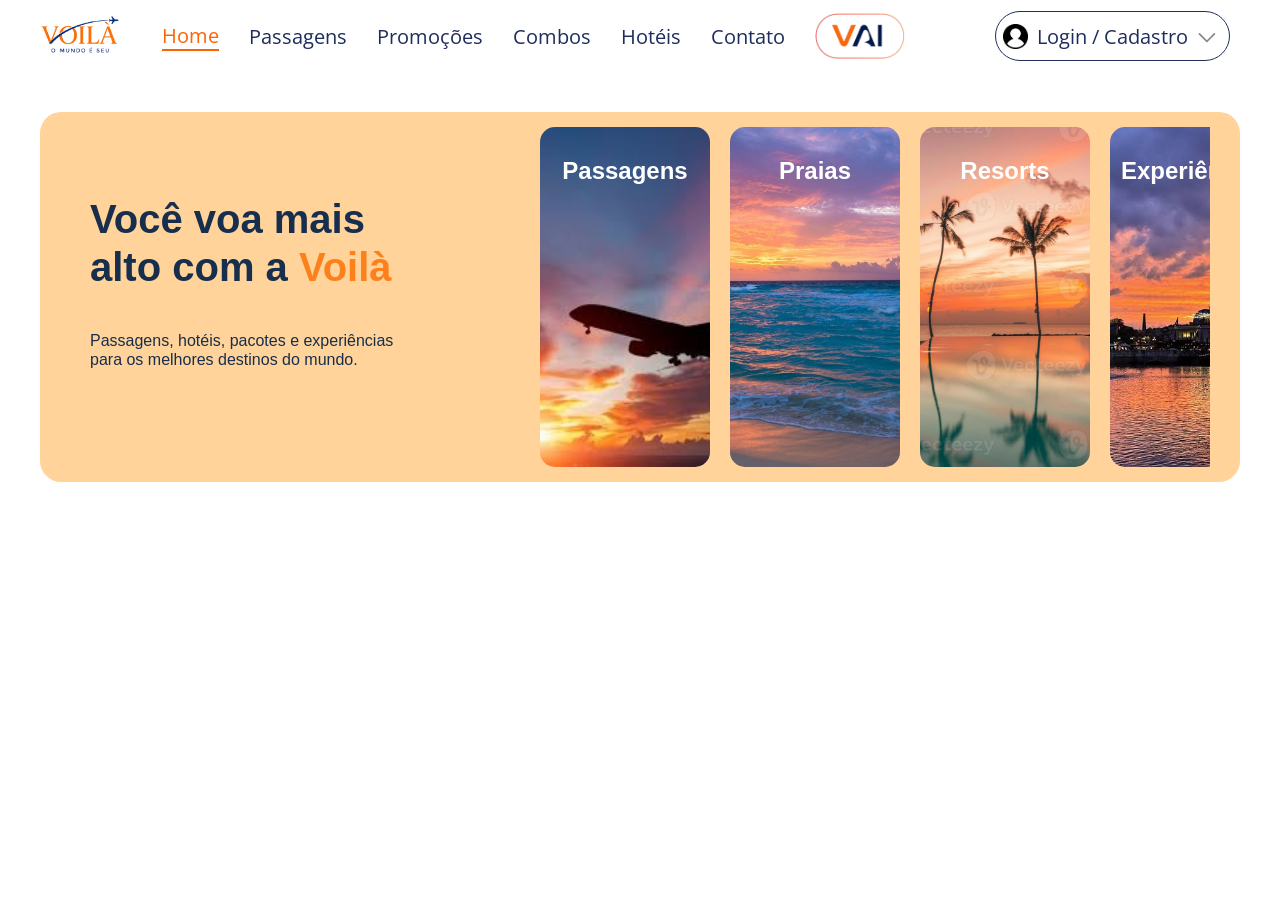
<file: index.html>
<html lang="pt-br">
    <head>
        <meta charset="UTF-8">
        <link rel="stylesheet" href="../css/header.css">
        <link rel="stylesheet" href="../css/index.css">
        <link rel="preconnect" href="https://fonts.googleapis.com">
        <link rel="preconnect" href="https://fonts.gstatic.com" crossorigin>
        <link href="https://fonts.googleapis.com/css2?family=Open+Sans:wght@300;400;500;600;700&display=swap" rel="stylesheet">
    </head>
    <body>
        <div id="header"></div>
            <div id="header"></div>

                <div class="carousel_main">
                <div class="carousel_main_text">
                    <div class="low_text_position">
                    <p class="text_size_carousel">
                        Você voa mais <br />
                        alto com a <span style="color: #fc811c">Voilà</span>
                    </p>

                    <p class="low_text_size">
                        Passagens, hotéis, pacotes e experiências <br />
                        para os melhores destinos do mundo.
                    </p>
                    </div>
                </div>

                <div class="viewport_cards">
                    <div class="cards_container">
                    <div class="card">
                        <div class="card_image airplane">
                        <span class="text_in_card">Passagens</span>
                        </div>

                        <div class="card_info">
                        <h3>Passagens</h3>
                        <p>
                            Encontre voos nacionais e internacionais pelos melhores preços.
                        </p>
                        <button>Explorar</button>
                        </div>
                    </div>

                    <div class="card">
                        <div class="card_image beach">
                        <span class="text_in_card">Praias</span>
                        </div>

                        <div class="card_info">
                        <h3>Praias</h3>
                        <p>Descubra as praias mais bonitas do Brasil e do mundo.</p>
                        <button>Explorar</button>
                        </div>
                    </div>

                    <div class="card">
                        <div class="card_image resorts">
                        <span class="text_in_card">Resorts</span>
                        </div>

                        <div class="card_info">
                        <h3>Resorts</h3>
                        <p>Resorts exclusivos para férias inesquecíveis.</p>
                        <button>Explorar</button>
                        </div>
                    </div>

                    <div class="card">
                        <div class="card_image experiences">
                        <span class="text_in_card">Experiências</span>
                        </div>

                        <div class="card_info">
                        <h3>Experiências</h3>
                        <p>
                            Viva momentos únicos em destinos cuidadosamente selecionados.
                        </p>
                        <button>Explorar</button>
                        </div>
                    </div>

                    <div class="card">
                        <div class="card_image hotels">
                        <span class="text_in_card">Hotéis</span>
                        </div>

                        <div class="card_info">
                        <h3>Hotéis</h3>
                        <p>
                            Hotéis de luxo <br />
                            para uma estadia inesquecível.
                        </p>
                        <button>Explorar</button>
                        </div>
                    </div>
                    </div>
                </div>
                </div>
                <script src="../js/header.js"></script>
                <script src="../js/index.js"></script>
            </body>
        <script src="../js/header.js"></script>
    </body>
</html>
</file>
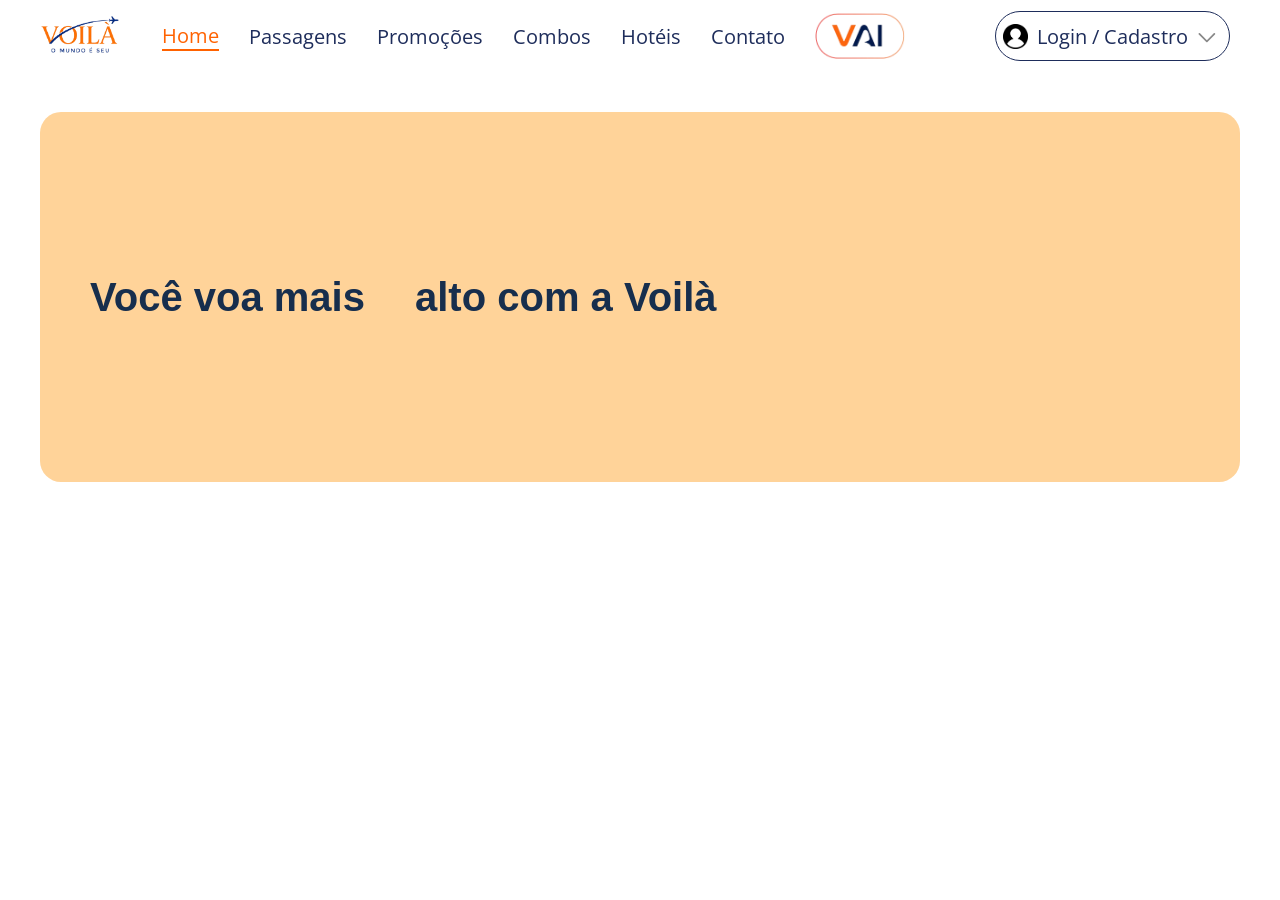
<file: voila/index.html>
<html lang="pt-br">
    <head>
        <meta charset="UTF-8">
        <link rel="stylesheet" href="../css/header.css">
        <link rel="stylesheet" href="../css/index.css">
        <link rel="preconnect" href="https://fonts.googleapis.com">
        <link rel="preconnect" href="https://fonts.gstatic.com" crossorigin>
        <link href="https://fonts.googleapis.com/css2?family=Open+Sans:wght@300;400;500;600;700&display=swap" rel="stylesheet">
    </head>
    <body>
        <div id="header"></div>
        <div class="carousel_main"> 
        <p class="text_size_carousel"> Você voa mais </p>
        <p class="text_size_carousel"> alto com a Voilà </p>
    </div>
        <script src="../js/header.js"></script>
    </body>
</html>
</file>
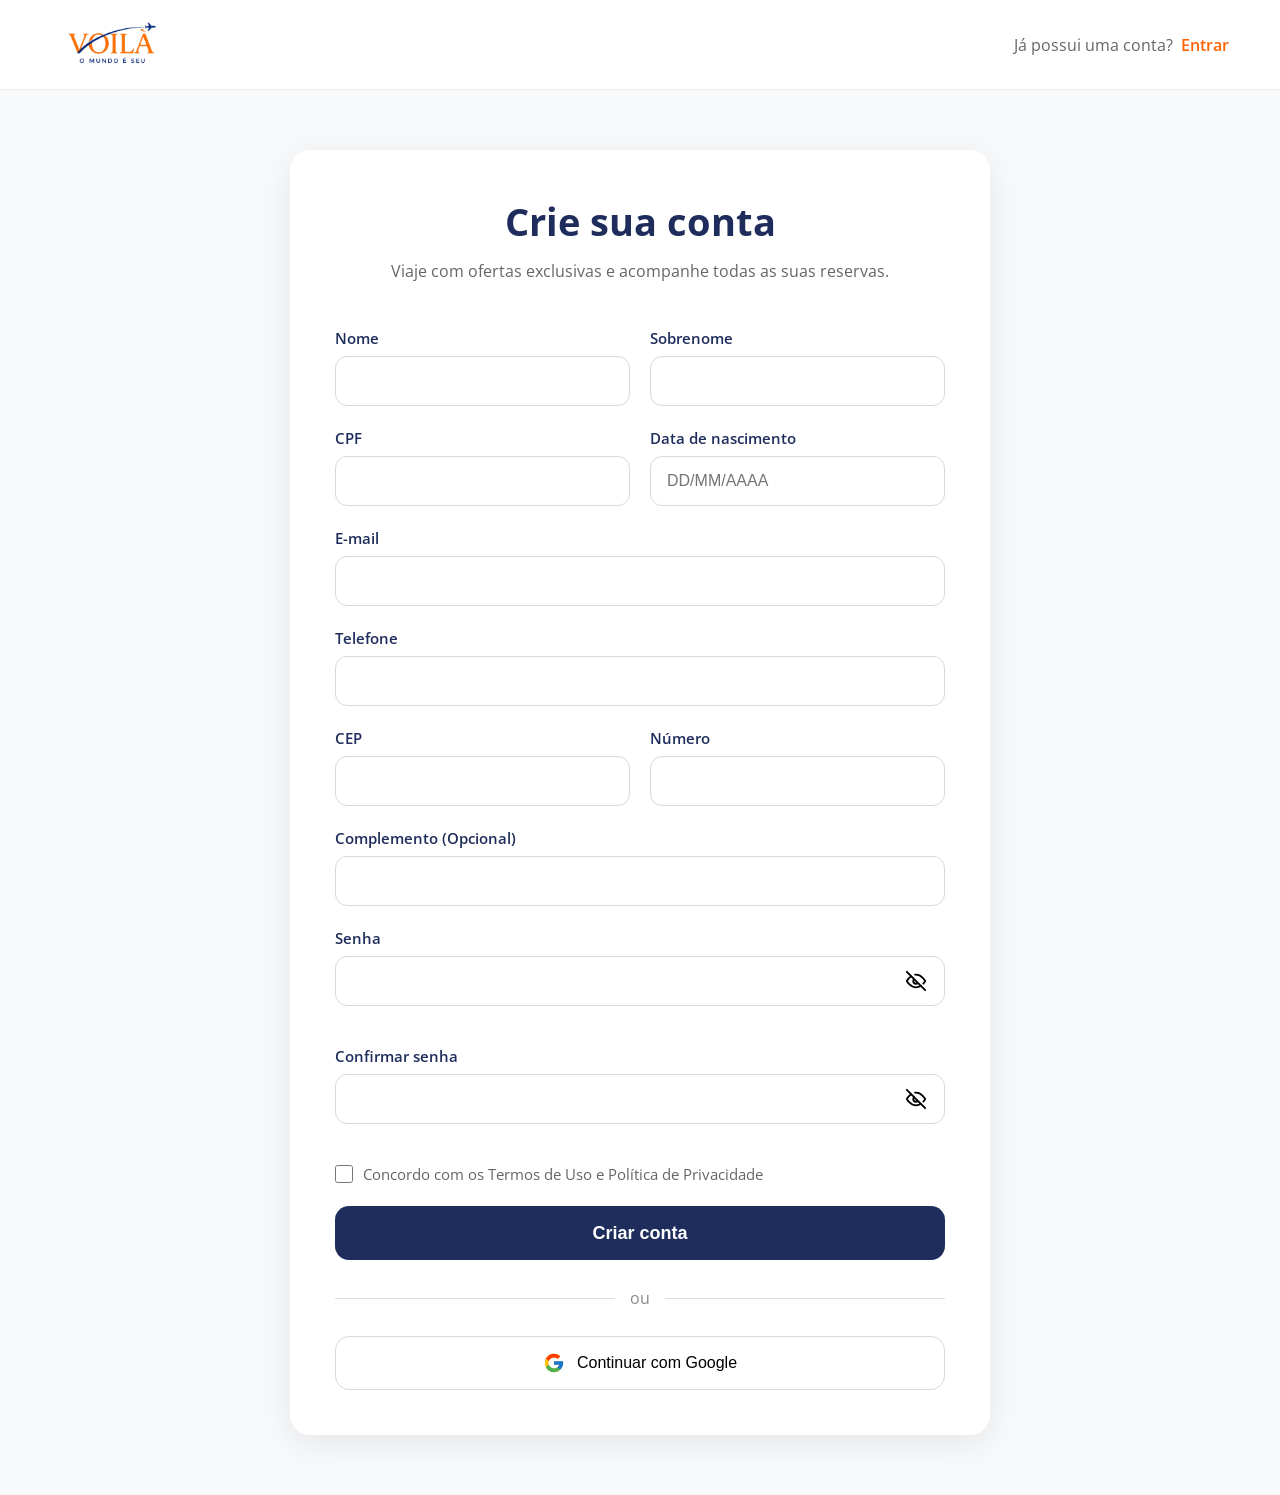
<file: cadastro.html>
<!DOCTYPE html>
<html lang="pt-br">
<head>
    <meta charset="UTF-8">
    <title>Cadastro - VAI</title>

    <link rel="stylesheet" href="../css/cadastro.css">

    <link rel="preconnect" href="https://fonts.googleapis.com">
    <link rel="preconnect" href="https://fonts.gstatic.com" crossorigin>
    <link href="https://fonts.googleapis.com/css2?family=Open+Sans:wght@300;400;500;600;700&display=swap" rel="stylesheet">
</head>

<body>

    <header class="header">
        <img class="logo" src="../img/header-logo.webp" alt="VAI">

        <div class="login-link">
            <span>Já possui uma conta?</span>
            <a href="#" id="open-login">Entrar</a>
        </div>
    </header>

    <main class="cadastro">

        <h1>Crie sua conta</h1>

        <p class="subtitle">
            Viaje com ofertas exclusivas e acompanhe todas as suas reservas.
        </p>
        <form>
            <div class="dupla">
                <div class="campo">
                    <label>Nome</label>
                    <input type="text">
                </div>

                <div class="campo">
                    <label>Sobrenome</label>
                    <input type="text">
                </div>
            </div>
            <div class="dupla">
                <div class="campo">
                    <label>CPF</label>
                    <input type="text" id="cpf">
                </div>
                <div class="campo">
                    <label>Data de nascimento</label>
                    <input type="text" id="nascimento" placeholder="DD/MM/AAAA" maxlength="10">
                </div>
            </div>
            <div class="campo">
                <label>E-mail</label>
                <input type="email" id="email">
            </div>
            <div class="campo">
                <label>Telefone</label>
                <input type="text" id="telefone">
            </div>
            <div class="dupla">
                <div class="campo">
                    <label>CEP</label>
                    <input type="text" id="cep">
                </div>
                <div class="campo">
                    <label>Número</label>
                    <input type="text" id="numero">
                </div>
            </div>
            <div class="campo">
                <label>Complemento (Opcional)</label>
                <input type="text">
            </div>
            <div class="campo">
                <label>Senha</label>
                <div class="password-container">
                    <input type="password" id="password">
                    <img src="../img/eye.svg" class="eye-icon" alt="Mostrar senha">
                </div>
            </div>
            <div class="campo">
                <label>Confirmar senha</label>
                <div class="password-container">
                    <input type="password" id="confirm-password">
                    <img src="../img/eye.svg" class="eye-icon" alt="Mostrar senha">
                </div>
            </div>
            <label class="checkbox">
                <input type="checkbox">
                Concordo com os Termos de Uso e Política de Privacidade
            </label>
            <button class="criar-conta">
                Criar conta
            </button>
            <div class="separator">
                <span>ou</span>
            </div>
            <button type="button" class="google">
                <img src="../img/google-icon.svg">
                Continuar com Google
            </button>
        </form>
    </main>
    <div class="login-modal">
        <div class="login-modal-box">
            <button class="login-close">
                ✕
            </button>
            <h2 class="login-modal-title">
                Entrar
            </h2>
            <p class="login-modal-subtitle">
                Continue para acessar sua conta.
            </p>
            <input type="email" class="login-input" placeholder="E-mail" id="email">
            <div class="password-container">
                <input id="password" type="password" class="login-input" placeholder="Senha">
                        <img src="../img/eye.svg" class="eye-icon" alt="Mostrar senha">
            </div>
            <a href="#" class="forgot-password">
                Esqueceu sua senha?
            </a>
            <button class="login-button">
                Entrar
            </button>
        </div>
    </div>
    <script src="../js/cadastro.js"></script>
</body>
</html>
</file>
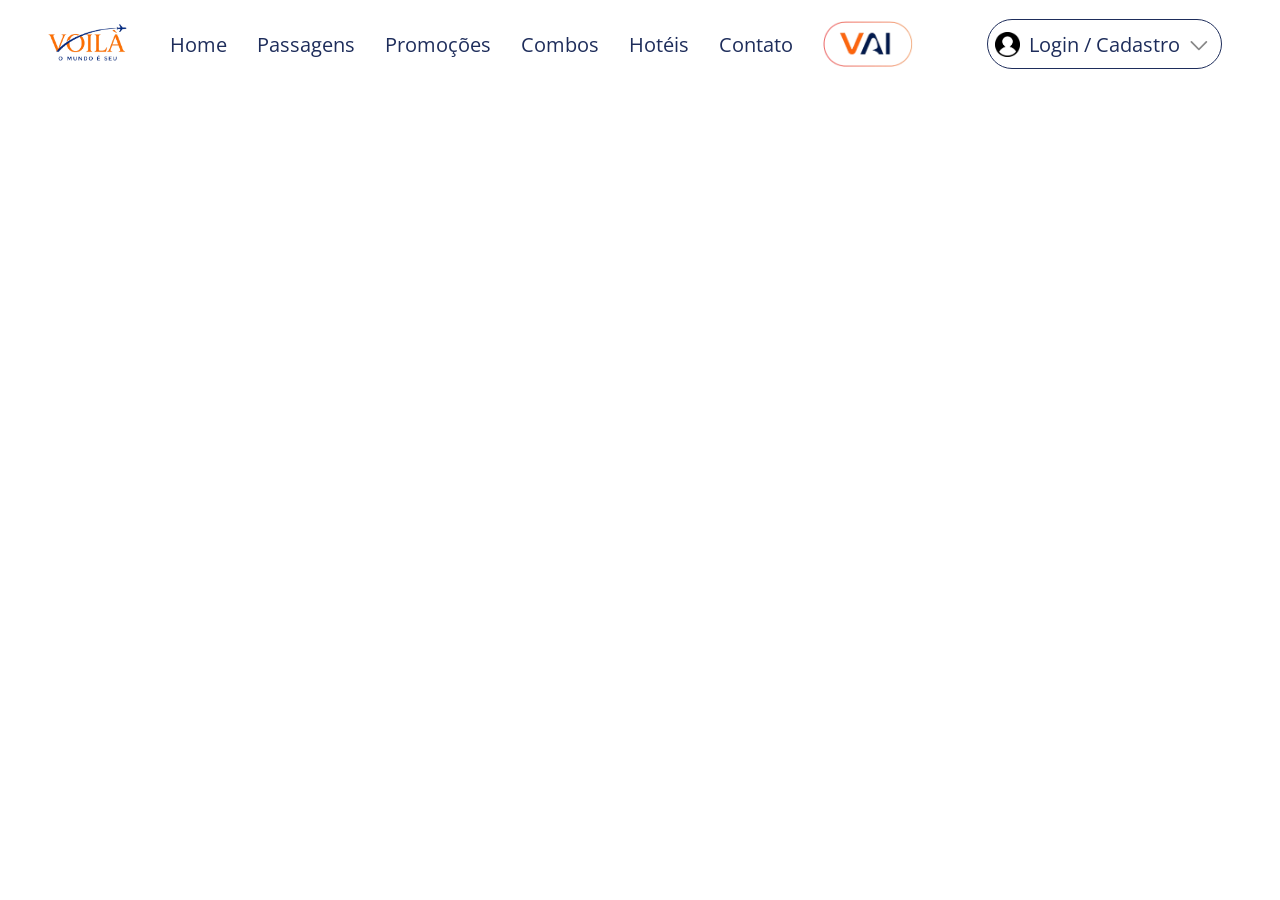
<file: components/header.html>
<html lang="pt-br">
    <head>
        <meta charset="UTF-8">
        <link rel="stylesheet" href="../css/header.css">
        <link rel="preconnect" href="https://fonts.googleapis.com">
        <link rel="preconnect" href="https://fonts.gstatic.com" crossorigin>
        <link href="https://fonts.googleapis.com/css2?family=Open+Sans:wght@300;400;500;600;700&display=swap" rel="stylesheet">
    </head>
    <body>
        <header class="header">
            <div class="header-left">
                <img class="header-logo" src="../img/header-logo.webp" alt="logo">
                <div class="header-text">
                    <h3><a class="text" href="../index.html">Home</a></h3>
                    <h3><a class="text" href="../pages/passagens.html">Passagens</a></h3>
                    <h3><a class="text" href="../pages/promocoes.html">Promoções</a></h3>
                    <h3><a class="text" href="../pages/combos.html">Combos</a></h3>
                    <h3><a class="text" href="../pages/hoteis.html">Hotéis</a></h3>
                    <h3><a class="text" href="../pages/contato.html">Contato</a></h3>
                    <a class="vai-container" href="../pages/vai.html">
                        <img class="vai-logo" src="../img/vai.webp" alt="VAI">
                        <img class="vai-selected" src="../img/vai-selected.webp" alt="VAI">
                    </a>
                </div>
            </div>
            <div class="login-container">
                <button class="login">
                    <img class="profile-icon" src="../img/profile.png" alt="Profile Icon">
                    <span class="login-text">Login / Cadastro</span>
                    <img class="arrow-down" src="../img/arrow-down.svg" alt="Arrow Down">
                </button>
                <div class="user-dropdown">
                    <h2 class="dropdown-title">Bem-vindo!</h2>
                    <p class="dropdown-subtitle">
                        Faça login para acessar sua conta.
                    </p>
                    <button class="dropdown-google">
                        <img src="../img/google-icon.svg" class="google-icon" alt="">
                        <span>Continuar com Google</span>
                    </button>
                    <button class="dropdown-email">
                        Entrar com e-mail
                    </button>
                    <p class="dropdown-register">
                        Não possui uma conta?
                        <a href="../pages/cadastro.html">Criar conta</a>
                    </p>
                </div>
                <div class="login-modal">
                    <div class="login-modal-box">
                        <button class="login-close">
                            ✕
                        </button>
                        <h2 class="login-modal-title">
                            Entrar
                        </h2>
                        <p class="login-modal-subtitle">
                            Continue para acessar sua conta.
                        </p>
                        <input
                            type="email"
                            class="login-input"
                            placeholder="E-mail">
                        <div class="password-container">
                            <input
                                id="password"
                                type="password"
                                class="login-input"
                                placeholder="Senha">
                            <img
                                src="../img/eye.svg"
                                class="eye-icon"
                                alt="Mostrar senha">
                        </div>
                        <a href="#" class="forgot-password">
                            Esqueceu sua senha?
                        </a>

                        <button class="login-button">
                            Entrar
                        </button>
                    </div>
                </div>
                <div class="forgot-modal">
                    <div class="login-modal-box">
                        <button class="forgot-close login-close">
                            ✕
                        </button>
                        <h2 class="login-modal-title">
                            Recuperar senha
                        </h2>
                        <p class="login-modal-subtitle">
                            Digite seu e-mail para receber as instruções de redefinição.
                        </p>
                        <input
                            type="email"
                            class="login-input"
                            placeholder="E-mail">
                        <button class="login-button">
                            Enviar link
                        </button>
                    </div>
                </div>
            </div>
        </header>
    </body>
</html>
</file>
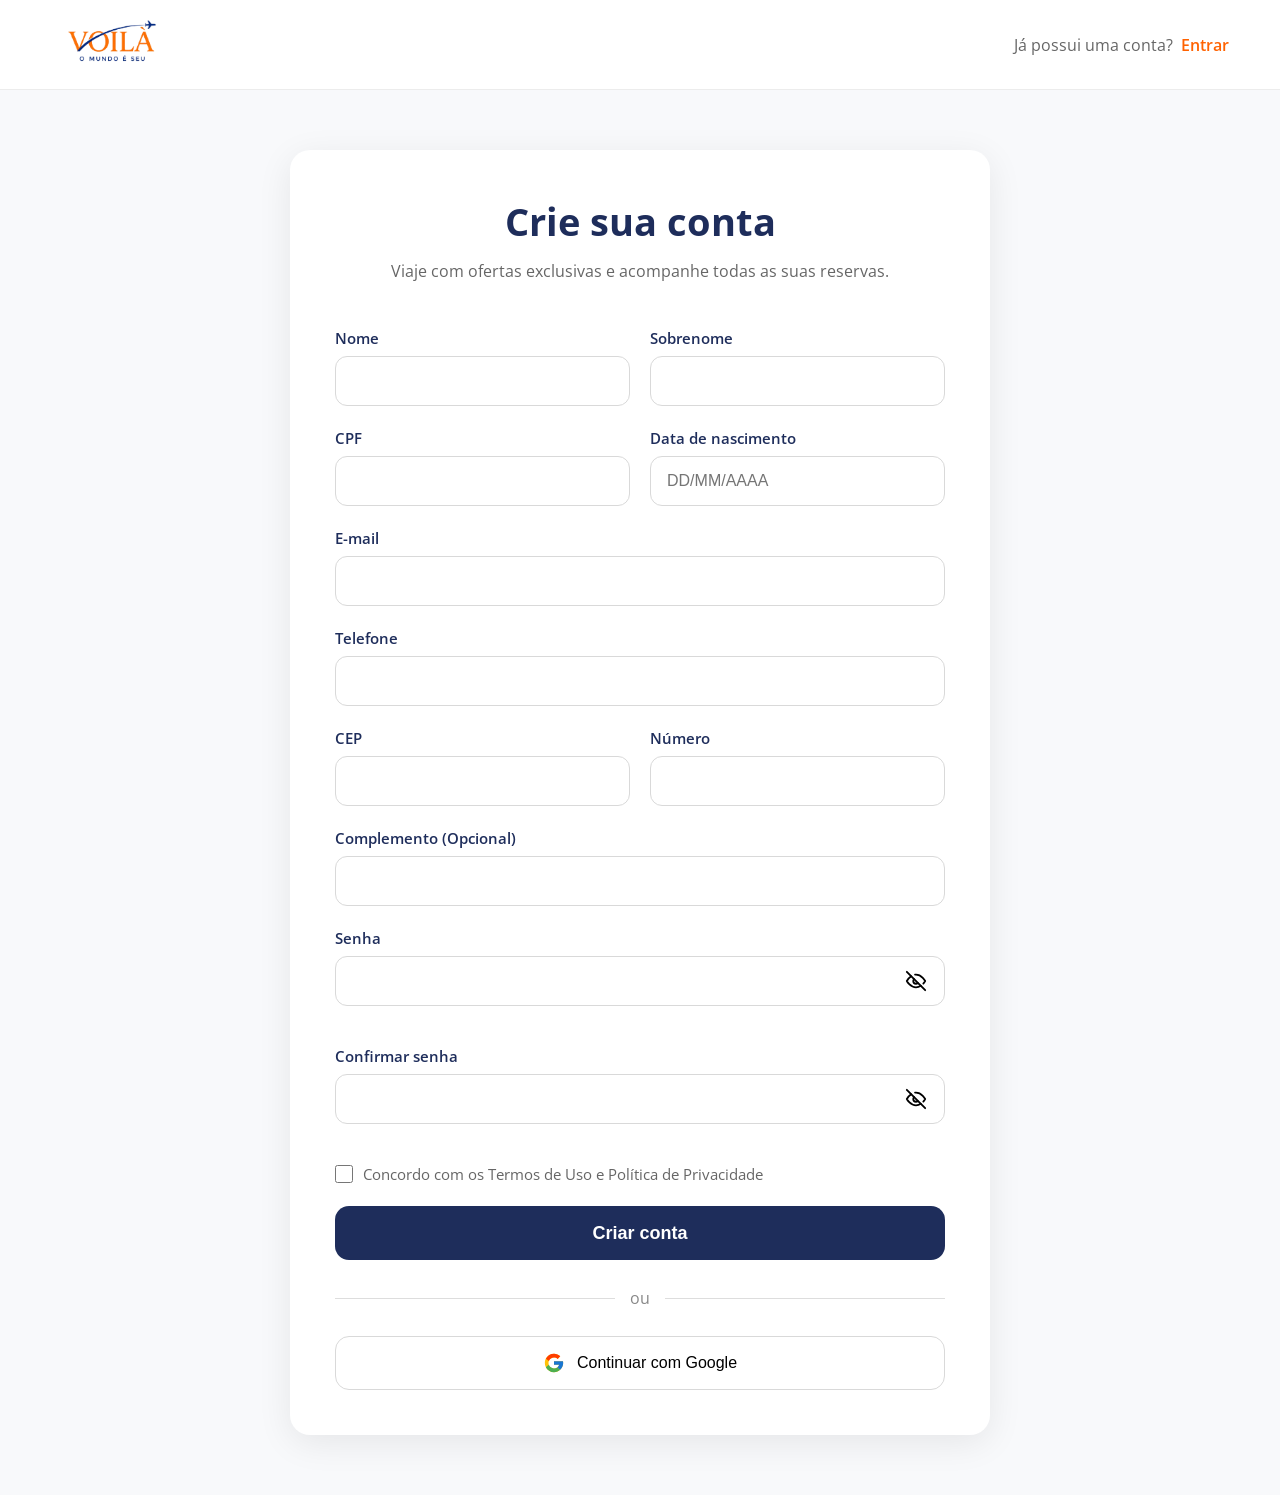
<file: pages/cadastro.html>
<!DOCTYPE html>
<html lang="pt-br">
<head>
    <meta charset="UTF-8">
    <title>Cadastro</title>
    <link rel="stylesheet" href="../css/cadastro.css">
    <link rel="preconnect" href="https://fonts.googleapis.com">
    <link rel="preconnect" href="https://fonts.gstatic.com" crossorigin>
    <link href="https://fonts.googleapis.com/css2?family=Open+Sans:wght@300;400;500;600;700&display=swap" rel="stylesheet">
</head>
<body>
    <header class="header">
        <a href="./index.html">
            <img class="logo" src="../img/header-logo.webp" alt="Voila">
        </a>
        <div class="login-link">
            <span>Já possui uma conta?</span>
            <a href="#" id="open-login">Entrar</a>
        </div>
    </header>
    <main class="cadastro">
        <h1>Crie sua conta</h1>
        <p class="subtitle">
            Viaje com ofertas exclusivas e acompanhe todas as suas reservas.
        </p>
        <form>
            <div class="dupla">
                <div class="campo">
                    <label>Nome</label>
                    <input type="text">
                </div>

                <div class="campo">
                    <label>Sobrenome</label>
                    <input type="text">
                </div>
            </div>
            <div class="dupla">
                <div class="campo">
                    <label>CPF</label>
                    <input type="text" id="cpf">
                </div>
                <div class="campo">
                    <label>Data de nascimento</label>
                    <input type="text" id="nascimento" placeholder="DD/MM/AAAA" maxlength="10">
                </div>
            </div>
            <div class="campo">
                <label>E-mail</label>
                <input type="email" id="email">
            </div>
            <div class="campo">
                <label>Telefone</label>
                <input type="text" id="telefone">
            </div>
            <div class="dupla">
                <div class="campo">
                    <label>CEP</label>
                    <input type="text" id="cep">
                </div>
                <div class="campo">
                    <label>Número</label>
                    <input type="text" id="numero">
                </div>
            </div>
            <div class="campo">
                <label>Complemento (Opcional)</label>
                <input type="text">
            </div>
            <div class="campo">
                <label>Senha</label>
                <div class="password-container">
                    <input type="password" id="password">
                    <img src="../img/eye.svg" class="eye-icon" alt="Mostrar senha">
                </div>
            </div>
            <div class="campo">
                <label>Confirmar senha</label>
                <div class="password-container">
                    <input type="password" id="confirm-password">
                    <img src="../img/eye.svg" class="eye-icon" alt="Mostrar senha">
                </div>
            </div>
            <label class="checkbox">
                <input type="checkbox" id="termos">
                Concordo com os Termos de Uso e Política de Privacidade
            </label>
            <button class="criar-conta">
                Criar conta
            </button>
            <div class="separator">
                <span>ou</span>
            </div>
            <button type="button" class="google">
                <img src="../img/google-icon.svg">
                Continuar com Google
            </button>
        </form>
    </main>
    <div class="login-modal">
        <div class="login-modal-box">
            <button class="login-close">
                ✕
            </button>
            <h2 class="login-modal-title">
                Entrar
            </h2>
            <p class="login-modal-subtitle">
                Continue para acessar sua conta.
            </p>
            <input type="email" class="login-input" placeholder="E-mail" id="login-email">
            <div class="password-container">
                <input id="login-password" type="password" class="login-input" placeholder="Senha">
                        <img src="../img/eye.svg" class="eye-icon" alt="Mostrar senha">
            </div>
            <a href="#" class="forgot-password">
                Esqueceu sua senha?
            </a>
            <button class="login-button">
                Entrar
            </button>
        </div>
    </div>
    <div class="forgot-modal">
        <div class="login-modal-box">
            <button class="forgot-close login-close">
                ✕
            </button>
            <h2 class="login-modal-title">
                Recuperar senha
            </h2>
            <p class="login-modal-subtitle">
                Digite seu e-mail para receber as instruções de redefinição.
            </p>
            <input type="email" class="login-input" placeholder="E-mail">
            <button class="login-button">
                Enviar link
            </button>
        </div>
    </div>
    <script src="../js/cadastro.js"></script>
</body>
</html>
</file>
<file: css/header.css>
.header{
    height: 8vh;
    background: white;

    display: flex;
    justify-content: space-between;
    align-items: center;

    padding: 0 2%;
}
.header-left{
    display:flex;
    align-items:center;
    gap:30px;
    height:100%;
    flex: 1;
}
.header-logo {
    height: 80%;
}
.header-text {
    display: flex;
    gap: 30px;
    align-items: center;
}
.vai-logo {
    height: 60px;
}
.text {
    font-family: "Open Sans";
    font-size: 20px;
    font-weight: normal;
    color: #1e2d5b;
}
.text:hover{
    color: #ff6200;
}
.text-selected {
    font-family: "Open Sans";
    font-size: 20px;
    font-weight: normal;
    color: #ff6200;
    display: inline-block;
    border-bottom: 2px solid #ff6200;
}
a {
    text-decoration: none;
    color: inherit;
}
.vai-container {
    position: relative;
    width: 90px;
    height: 60px;
    cursor: pointer;
}
.vai-logo,
.vai-selected {
    position: absolute;
    inset: 0;
    width: 100%;
    height: 100%;
    object-fit: contain;
    transition: opacity .4s cubic-bezier(.4,0,.2,1);
}
.vai-logo {
    opacity: 1;
}
.vai-selected {
    opacity: 0;
}  
.vai-container:hover .vai-logo {
    opacity: 0;
}
.vai-container:hover .vai-selected {
    opacity: 1;
}
.vai-container.active .vai-logo{
    opacity: 0;
}

.vai-container.active .vai-selected{
    opacity: 1;
}
.login {
    display: flex;
    position: relative;
    background-color: transparent;
    border: 0.5px solid #1e2d5b;
    border-radius: 30px;
    width: 235px;
    height: 50px;
    justify-content: center;
    align-items: center;
    cursor: pointer;
}
.login-text {
    font-family: "Open Sans";
    font-size: 20px;
    font-weight: normal;
    color: #1e2d5b;
}
.arrow-down {
    position: absolute;
    height: 30px;
    right: 7px;
}
.profile-icon {
    position: absolute;
    height: 25px;
    left: 7px;
}
.user-dropdown {
    position: absolute;
    top: calc(100% + 10px);
    right: 0;
    width: 340px;
    background: white;
    border-radius: 15px;
    box-shadow: 0 8px 30px rgba(0,0,0,.15);
    padding: 25px;
    opacity: 0;
    visibility: hidden;
    transform: translateY(-10px);
    transition:
        opacity .25s ease,
        transform .25s ease,
        visibility .25s;
    z-index: 999;
}
.user-dropdown.open {
    opacity: 1;
    visibility: visible;
    transform: translateY(0);
}
.dropdown-title {
    font-family: "Open Sans";
    font-size: 24px;
    font-weight: 600;
    color: #1e2d5b;
    margin-bottom: 8px;
}
.dropdown-subtitle {
    font-family: "Open Sans";
    font-size: 15px;
    color: #666;
    margin-bottom: 20px;
}
.dropdown-google {
    width: 100%;
    height: 48px;
    display: flex;
    align-items: center;
    justify-content: center;
    gap: 12px;
    background: white;
    border: 1px solid #d9d9d9;
    border-radius: 12px;
    cursor: pointer;
    transition: .2s;
}

.dropdown-google:hover {
    border-color: #1e2d5b;
    box-shadow: 0 4px 10px rgba(0,0,0,.08);
}
.google-icon {
    width: 22px;
    height: 22px;
}
.dropdown-email {
    width: 100%;
    height: 48px;
    margin-top: 12px;
    background: #1e2d5b;
    border: none;
    border-radius: 12px;
    color: white;
    font-family: "Open Sans";
    font-size: 16px;
    font-weight: 600;
    cursor: pointer;
    transition: .2s;
}

.dropdown-email:hover {
    background: #17254b;
}
.dropdown-register{
    margin-top: 20px;
    text-align: center;
    font-family: "Open Sans";
    font-size: 14px;
    color: #666;
}
.dropdown-register a {
    color: #ff6200;
    font-weight: 600;
}

.dropdown-register a:hover {
    text-decoration: underline;
}
.login-container{
    position: relative;
    margin-right: 2%;
    display: flex;
    align-items: center;
    z-index: 1000;
}
.login-modal, .forgot-modal {
    position: fixed;
    inset: 0;
    display: flex;
    justify-content: center;
    align-items: center;
    background: rgba(0,0,0,.45);
    backdrop-filter: blur(4px);
    opacity: 0;
    visibility: hidden;
    transition: .25s;
    z-index: 9999;
}
.login-modal.open, .forgot-modal.open {
    opacity: 1;
    visibility: visible;
}
.login-modal-box {
    width: 420px;
    background: white;
    border-radius: 20px;
    padding: 35px;
    position: relative;
    transform: translateY(-20px);
    transition: .25s;
}
.login-modal.open .login-modal-box, 
.forgot-modal.open .login-modal-box {
    transform: translateY(0);
}
.login-close {
    position: absolute;
    top: 15px;
    right: 15px;
    border: none;
    background: none;
    cursor: pointer;
    font-size: 24px;
    color: #888;
}
.login-modal-title {
    font-family: "Open Sans";
    font-size: 32px;
    color: #1e2d5b;
    margin-top: 7px;
}
.login-modal-subtitle {
    font-family: "Open Sans";
    color: #666;
    margin-bottom: 30px;
}
.login-input {
    width: 100%;
    height: 55px;
    border: 1px solid #d9d9d9;
    border-radius: 12px;
    padding: 0 45px 0 18px;
    font-size: 17px;
    outline: none;
    box-sizing: border-box;
    margin-bottom: 18px;
}
.login-input:focus {
    border-color: #1e2d5b;
}

.password-container {
    position: relative;
    align-items: center;
    display: flex;
    margin-bottom: 18px;
}
.password-container .login-input {
    margin-bottom: 0;
}
.eye-icon {
    position: absolute;
    right: 18px;
    top: 50%;
    transform: translateY(-50%);
    width: 22px;
    cursor: pointer;
}
.forgot-password {
    display: block;
    text-align: right;
    margin-bottom: 25px;
    color: #ff6200;
    font-family: "Open Sans";
    font-size: 15px;
}
.login-button {
    width: 100%;
    height: 55px;
    border: none;
    border-radius: 12px;
    background: #1e2d5b;
    color: white;
    font-family: "Open Sans";
    font-size: 18px;
    cursor: pointer;
    transition: .2s;
}
.login-button:hover {
    background: #17254b;
}
</file>
<file: css/index.css>
body {
  margin: 0;
  padding: 0;
  height: 100%;
}

.carousel_main {
  box-sizing: border-box;
  background-color: hsl(34, 100%, 80%);
  height: 370px;
  align-items: center;
  margin: 40px auto 0 auto;
  border-radius: 21px;
  padding: 0 30px;
  line-height: 1.2;
  width: 1200px;
  display: flex;
  gap: 30px;
  overflow: hidden;
  justify-content: flex-start;
}

.carousel_main_text {
  box-sizing: border-box;
  width: 440px;
  flex-shrink: 0;
  display: flex;
  height: 100%;
  align-items: center;
  margin-bottom: 30px;
}

.low_text_position {
  display: flex;
  gap: 40px;
  flex-direction: column;
  flex-shrink: 0;
}

.text_size_carousel {
  color: #172e4d;
  margin: 0 0 0 20px;
  font-size: 2.5rem;
  font-family: "Poppins", "Outfit", sans-serif;
  font-weight: bold;
}

.low_text_size {
  color: #172e4d;
  margin: 0 0 0 20px;
  font-size: 1rem;
  font-family: "Poppins", "Outfit", sans-serif;
}

.cards_container {
  display: flex;
  gap: 20px;
  flex-shrink: 0;
  transform: translateX(0);
  transition: transform 1.5s ease-out;
}

.cards_container.scroll-left {
  transform: translateX(0);
}

.cards_container.scroll-right {
  transform: translateX(-420px);
}

.card {
  display: flex;
  width: 170px;
  cursor: pointer;
  overflow: hidden;
  border-radius: 15px;
  transition: 0.4s ease;
  flex-shrink: 0;
  height: 340px;
  flex-direction: row;
  -ms-overflow-style: none;
  scrollbar-width: none;
  scroll-behavior: smooth;
}
.viewport_cards {
  flex-grow: 1;
  height: 100%;
  overflow: hidden;
  display: flex;
  align-items: center;
  position: relative;
}

.card::-webkit-scrollbar {
  display: none;
}

.cards_container:hover .card {
  filter: brightness(0.5);
}

.cards_container:hover .card:hover {
  width: 390px;
  filter: brightness(1);
}

.card_image {
  width: 170px;
  flex-shrink: 0;
  display: flex;
  justify-content: center;
  align-items: flex-start;
  height: 340px;
  background-size: cover;
  color: white;
  background-position: center;
  font-weight: bold;
  font-size: 1.4rem;
  font-family: "Poppins", sans-serif;
}

.card_info {
  width: 220px;
  flex-shrink: 0;
  height: 340px;
  background: white;
  padding: 25px;
  flex-direction: column;
  color: #172e4d;
  box-sizing: border-box;
  display: flex;
  justify-content: space-between;
}

.card_info h3 {
  margin: 0;
  font-size: 1.4rem;
  font-family: "Poppins", sans-serif;
}

.card_info p {
  font-size: 0.95rem;
  line-height: 1.5;
  font-family: "Poppins", sans-serif;
}

.card_info button {
  border: none;
  background: #fc811c;
  color: white;
  padding: 12px;
  border-radius: 10px;
  cursor: pointer;
  font-weight: bold;
  font-family: "Poppins", sans-serif;
  transition: 0.3s;
}

.card_info button:hover {
  background: #e86d0d;
}

.airplane {
  background-image: url("../img/airplane_sunset.jpeg");
}

.beach {
  background-image: url("../img/beach.jpg");
}

.resorts {
  background-image: url("../img/beach_sunset.jpg");
}

.experiences {
  background-image: url("../img/experiencias.jpg");
}
.hotels {
  background-image: url("../img/hotels.jpg");
}
.text_in_card {
  margin-top: 30px;
  font-size: 1.5rem;
}
</file>
<file: css/cadastro.css>
*{
    margin:0;
    padding:0;
    box-sizing:border-box;
}
body{
    font-family:"Open Sans",sans-serif;
    background:#f8f9fb;
    color:#1e2d5b;
}
.header{
    height:90px;
    background:white;
    display:flex;
    justify-content:space-between;
    align-items:center;
    padding:0 4%;
    border-bottom:1px solid #ececec;
}
.logo{
    height:65px;
    cursor: pointer;
}
.login-link{
    display:flex;
    align-items:center;
    gap:8px;
    font-size:16px;
}
.login-link span{
    color:#666;
}
.login-link a{
    text-decoration:none;
    color:#ff6200;
    font-weight:600;
}
.login-link a:hover{
    text-decoration:underline;
}
.cadastro{
    width:100%;
    max-width:700px;
    margin:60px auto;
    background:white;
    padding:45px;
    border-radius:20px;
    box-shadow:0 8px 35px rgba(0,0,0,.08);
}
.cadastro h1{
    text-align:center;
    font-size:38px;
    color:#1e2d5b;
}
.subtitle{
    text-align:center;
    color:#666;
    margin-top:12px;
    margin-bottom:45px;
    line-height:24px;
}
form{
    display:flex;
    flex-direction:column;
    gap:22px;
}
.dupla{
    display:flex;
    gap:20px;
}
.campo{
    flex:1;
    display:flex;
    flex-direction:column;
}
.campo label{
    margin-bottom:8px;
    font-size:15px;
    font-weight:600;
}
.campo input{
    width:100%;
    height:50px;
    border:1px solid #d9d9d9;
    border-radius:12px;
    padding:0 16px;
    font-size:16px;
    outline:none;
    transition:.2s;
    height:50px;
    border:1px solid #d9d9d9;
    border-radius:12px;
    padding:0 16px;
    font-size:16px;
    outline:none;
    transition:.2s;
}
.campo input:focus{
    border-color:#1e2d5b;
}
.checkbox{
    display:flex;
    align-items:center;
    gap:10px;
    font-size:15px;
    color:#666;
    cursor:pointer;
}
.checkbox input{
    width:18px;
    height:18px;
}
.criar-conta{
    height:54px;
    background:#1e2d5b;
    color:white;
    border:none;
    border-radius:14px;
    font-size:18px;
    font-weight:600;
    cursor:pointer;
    transition:.2s;
}
.criar-conta:hover{
    background:#17254b;
}
.separator{
    display:flex;
    align-items:center;
    justify-content:center;
    margin:5px 0;
    color:#888;
}
.separator::before,
.separator::after{
    content:"";
    flex:1;
    height:1px;
    background:#ddd;
}
.separator span{
    margin:0 15px;
}
.google{
    height:54px;
    display:flex;
    justify-content:center;
    align-items:center;
    gap:12px;
    background:white;
    border:1px solid #d9d9d9;
    border-radius:14px;
    font-size:16px;
    cursor:pointer;
    transition:.2s;

}
.google img{
    width:22px;
}
.google:hover{

    border-color:#1e2d5b;
    box-shadow:0 4px 12px rgba(0,0,0,.08);
}
.password-container{
    position: relative;
    width:100%;
}
.password-container input{
    width:100%;
    height:50px;
    padding-right:50px;
}
.eye-icon{
    position:absolute;
    width:22px;
    height:22px;
    right:16px;
    top:50%;
    transform:translateY(-50%);
    cursor:pointer;
}
.login-modal, .forgot-modal {
    position: fixed;
    inset: 0;
    display: flex;
    justify-content: center;
    align-items: center;
    background: rgba(0,0,0,.45);
    backdrop-filter: blur(4px);
    opacity: 0;
    visibility: hidden;
    transition: .25s;
    z-index: 9999;
}
.login-modal.open, .forgot-modal.open {
    opacity: 1;
    visibility: visible;
}
.login-modal-box {
    width: 420px;
    background: white;
    border-radius: 20px;
    padding: 35px;
    position: relative;
    transform: translateY(-20px);
    transition: .25s;
}
.login-modal.open .login-modal-box, 
.forgot-modal.open .login-modal-box {
    transform: translateY(0);
}
.login-close {
    position: absolute;
    top: 15px;
    right: 15px;
    border: none;
    background: none;
    cursor: pointer;
    font-size: 24px;
    color: #888;
}
.login-modal-title {
    font-family: "Open Sans";
    font-size: 32px;
    color: #1e2d5b;
    margin-top: 7px;
}
.login-modal-subtitle {
    font-family: "Open Sans";
    color: #666;
    margin-bottom: 30px;
}
.login-input {
    width: 100%;
    height: 55px;
    border: 1px solid #d9d9d9;
    border-radius: 12px;
    padding: 0 45px 0 18px;
    font-size: 17px;
    outline: none;
    box-sizing: border-box;
    margin-bottom: 18px;
}
.login-input:focus {
    border-color: #1e2d5b;
}

.password-container {
    position: relative;
    align-items: center;
    display: flex;
    margin-bottom: 18px;
}
.password-container .login-input {
    margin-bottom: 0;
}
.eye-icon {
    position: absolute;
    right: 18px;
    top: 50%;
    transform: translateY(-50%);
    width: 22px;
    cursor: pointer;
}
.forgot-password {
    display: block;
    text-align: right;
    margin-bottom: 25px;
    color: #ff6200;
    font-family: "Open Sans";
    font-size: 15px;
}
.login-button {
    width: 100%;
    height: 55px;
    border: none;
    border-radius: 12px;
    background: #1e2d5b;
    color: white;
    font-family: "Open Sans";
    font-size: 18px;
    cursor: pointer;
    transition: .2s;
}
.login-button:hover {
    background: #17254b;
}
.input-error{
    border:2px solid #e53935 !important;
}
.input-success{
    border:2px solid #43a047 !important;
}
</file>
